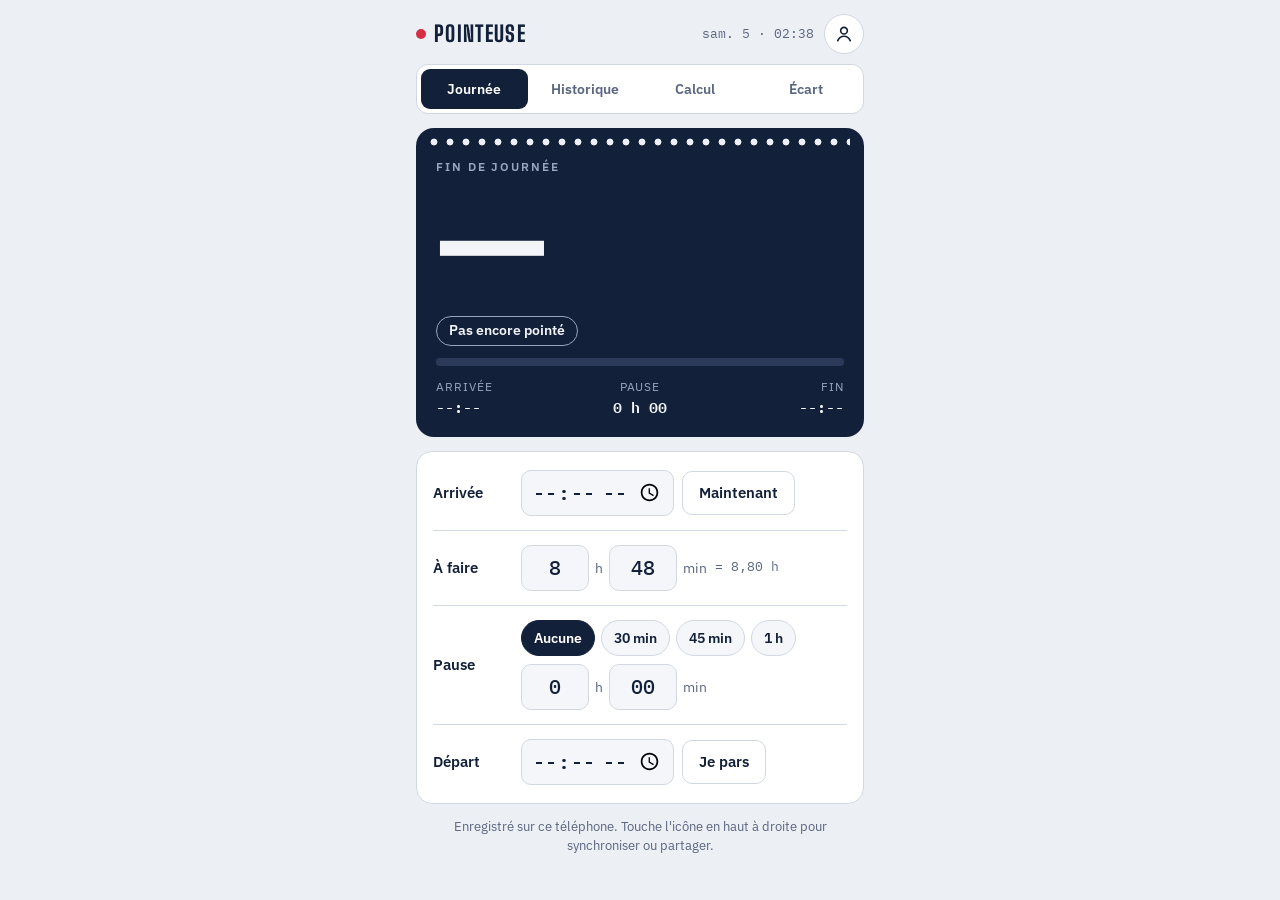
<file: index.html>
<!doctype html>
<html lang="fr">
<head>
<meta charset="utf-8">
<meta name="viewport" content="width=device-width, initial-scale=1, viewport-fit=cover">
<meta name="apple-mobile-web-app-capable" content="yes">
<meta name="mobile-web-app-capable" content="yes">
<meta name="apple-mobile-web-app-status-bar-style" content="black-translucent">
<meta name="apple-mobile-web-app-title" content="Pointeuse">
<meta name="theme-color" content="#13203A" media="(prefers-color-scheme: light)">
<meta name="theme-color" content="#0C1322" media="(prefers-color-scheme: dark)">
<link rel="apple-touch-icon" href="icon-180.png">
<link rel="icon" type="image/png" href="icon-180.png">
<link rel="manifest" href="manifest.webmanifest">
<title>Pointeuse de poche</title>
<script>
// Ancien lien de partage (?suivre=CODE) : redirige vers la page de suivi
(function () { var c = new URLSearchParams(location.search).get('suivre'); if (c) location.replace('suivi.html?c=' + encodeURIComponent(c)); })();
</script>
<link rel="preconnect" href="https://fonts.googleapis.com">
<link rel="preconnect" href="https://fonts.gstatic.com" crossorigin>
<link rel="stylesheet" href="https://fonts.googleapis.com/css2?family=Big+Shoulders+Display:wght@700;800&family=IBM+Plex+Mono:wght@500;600&family=IBM+Plex+Sans:wght@400;500;600&display=swap">
<link rel="stylesheet" href="style.css">
</head>
<body>
<div class="wrap">
  <header class="top">
    <div class="brand">
      <b>Pointeuse</b>
      <div class="brand-r">
        <span class="clock" id="clock"></span>
        <button type="button" class="acct" id="acctBtn" aria-pressed="false" aria-label="Compte et partage" title="Compte et partage">
          <svg viewBox="0 0 24 24" width="20" height="20" aria-hidden="true"><circle cx="12" cy="8" r="4" fill="none" stroke="currentColor" stroke-width="2"/><path d="M4.5 20c1.5-3.5 4.4-5.3 7.5-5.3s6 1.8 7.5 5.3" fill="none" stroke="currentColor" stroke-width="2" stroke-linecap="round"/></svg>
          <span class="dot" id="acctDot" hidden></span>
        </button>
      </div>
    </div>
    <nav class="tabs" role="tablist" aria-label="Outils">
      <button type="button" role="tab" id="tab-jour" data-p="jour" aria-controls="p-jour" aria-selected="true">Journée</button>
      <button type="button" role="tab" id="tab-hist" data-p="hist" aria-controls="p-hist" aria-selected="false">Historique</button>
      <button type="button" role="tab" id="tab-calcul" data-p="calcul" aria-controls="p-calcul" aria-selected="false">Calcul</button>
      <button type="button" role="tab" id="tab-ecart" data-p="ecart" aria-controls="p-ecart" aria-selected="false">Écart</button>
    </nav>
  </header>

  <!-- JOURNÉE -->
  <section class="panel" id="p-jour" role="tabpanel" aria-labelledby="tab-jour">
    <div class="ticket" aria-live="polite">
      <div class="t-label">Fin de journée</div>
      <div class="t-time"><span id="endTime">—</span><sup id="endDay" hidden>+1 j</sup></div>
      <span class="chip" id="status">—</span>
      <div class="track" aria-hidden="true"><div class="fill" id="fill"></div></div>
      <div class="t-ends">
        <span>Arrivée<b id="tArr">--:--</b></span>
        <span>Pause<b id="tPause">0 h 00</b></span>
        <span>Fin<b id="tEnd">--:--</b></span>
      </div>
    </div>

    <div class="card">
      <div class="row">
        <label for="arr">Arrivée</label>
        <div class="ctl">
          <input type="time" id="arr">
          <button type="button" class="btn ghost" id="arrNow">Maintenant</button>
        </div>
      </div>
      <div class="row">
        <label for="tH">À faire</label>
        <div class="ctl">
          <span class="dur">
            <input id="tH" inputmode="numeric" pattern="[0-9]*" maxlength="2" aria-label="Heures à faire"><span class="u">h</span>
            <input id="tM" inputmode="numeric" pattern="[0-9]*" maxlength="2" aria-label="Minutes à faire"><span class="u">min</span>
          </span>
          <span class="hint" id="tCent"></span>
        </div>
      </div>
      <div class="row">
        <label for="pH">Pause</label>
        <div class="ctl col">
          <div class="chips" id="pChips">
            <button type="button" data-m="0" aria-pressed="false">Aucune</button>
            <button type="button" data-m="30" aria-pressed="false">30 min</button>
            <button type="button" data-m="45" aria-pressed="false">45 min</button>
            <button type="button" data-m="60" aria-pressed="false">1 h</button>
          </div>
          <span class="dur">
            <input id="pH" inputmode="numeric" pattern="[0-9]*" maxlength="2" aria-label="Heures de pause"><span class="u">h</span>
            <input id="pM" inputmode="numeric" pattern="[0-9]*" maxlength="3" aria-label="Minutes de pause"><span class="u">min</span>
          </span>
        </div>
      </div>
      <div class="row">
        <label for="dep">Départ</label>
        <div class="ctl">
          <input type="time" id="dep">
          <button type="button" class="btn ghost" id="depNow">Je pars</button>
          <button type="button" class="btn ghost" id="depClr" hidden>Effacer</button>
        </div>
      </div>
    </div>
    <p class="note" id="syncNote"></p>
  </section>

  <!-- HISTORIQUE -->
  <section class="panel" id="p-hist" role="tabpanel" aria-labelledby="tab-hist" hidden>
    <div class="card monthbar">
      <button type="button" id="mPrev" aria-label="Mois précédent">‹</button>
      <h2 id="mLabel">—</h2>
      <button type="button" id="mNext" aria-label="Mois suivant">›</button>
    </div>
    <div class="tiles" id="mTiles"></div>
    <p class="note" id="mNote"></p>
    <div class="card hlist" id="hList"></div>
    <div class="actions"><button type="button" class="btn ghost" id="hAdd">+ Ajouter un jour</button></div>
  </section>

  <!-- CALCUL -->
  <section class="panel" id="p-calcul" role="tabpanel" aria-labelledby="tab-calcul" hidden>
    <div class="card pad">
      <div id="rows"></div>
      <div class="actions"><button type="button" class="btn ghost" id="addRow">+ Ajouter une ligne</button></div>
    </div>
    <div class="ticket" aria-live="polite">
      <div class="t-label">Total</div>
      <div class="t-time sm" id="sumTime">00:00</div>
      <div class="t-sub" id="sumWords"></div>
    </div>
    <div class="actions">
      <button type="button" class="btn" id="sumToFirst">Total → ligne 1</button>
      <button type="button" class="btn ghost" id="clearRows">Effacer</button>
    </div>
  </section>

  <!-- ÉCART -->
  <section class="panel" id="p-ecart" role="tabpanel" aria-labelledby="tab-ecart" hidden>
    <div class="card">
      <div class="row">
        <label for="eFrom">De</label>
        <div class="ctl"><input type="time" id="eFrom"></div>
      </div>
      <div class="row">
        <label for="eTo">À</label>
        <div class="ctl">
          <input type="time" id="eTo">
          <button type="button" class="btn ghost" id="eNow">Maintenant</button>
        </div>
      </div>
      <div class="row">
        <label for="eH">Pause</label>
        <div class="ctl">
          <span class="dur">
            <input id="eH" inputmode="numeric" pattern="[0-9]*" maxlength="2" aria-label="Heures de pause"><span class="u">h</span>
            <input id="eM" inputmode="numeric" pattern="[0-9]*" maxlength="3" aria-label="Minutes de pause"><span class="u">min</span>
          </span>
        </div>
      </div>
    </div>
    <div class="ticket" aria-live="polite">
      <div class="t-label">Temps travaillé</div>
      <div class="t-time sm" id="eRes">--:--</div>
      <div class="t-sub" id="eSub"></div>
      <span class="chip" id="eSolde">—</span>
    </div>
    <div class="actions"><button type="button" class="btn ghost" id="eReset">Reprendre ma journée</button></div>
  </section>

  <!-- COMPTE ET PARTAGE -->
  <section class="panel" id="p-compte" aria-label="Compte et partage" hidden>
    <button type="button" class="back" id="backBtn">‹ Retour</button>

    <div class="card" id="accountNone">
      <div class="sect">
        <h2>Partager ma journée</h2>
        <p>Crée ton compte pour synchroniser tes appareils et envoyer un lien de suivi en direct : heure de badge, fin prévue, départ, historique et solde du mois.</p>
        <div class="callout warn">À faire une seule fois. Sur iPhone, Safari et l'app installée sur l'écran d'accueil ne partagent pas leurs données : si tu as déjà un compte ailleurs, connecte-toi plus bas avec ton code de synchro. Sinon, ton lien de suivi ne montrera pas ce que tu badges ici.</div>
        <form class="inline" id="createForm" autocomplete="off">
          <input class="txt" id="createName" maxlength="40" placeholder="Ton prénom" autocapitalize="words" aria-label="Ton prénom, visible sur la page de suivi">
          <button type="submit" class="btn" id="createBtn">Créer</button>
        </form>
      </div>
      <div class="sect">
        <h2>J'ai déjà un code de synchro</h2>
        <form class="inline" id="linkForm" autocomplete="off">
          <input class="txt code" id="linkCode" maxlength="12" placeholder="Code de synchro" autocapitalize="characters" autocorrect="off" spellcheck="false" aria-label="Code de synchro">
          <button type="submit" class="btn ghost" id="linkBtn">Connecter</button>
        </form>
      </div>
      <p class="msg" id="accountMsg" role="status" style="padding-bottom:14px"></p>
    </div>

    <div class="card" id="accountSome" hidden>
      <div class="sect">
        <h2>Lien de suivi</h2>
        <p>La personne qui l'ouvre voit ta journée en direct, ton historique et ton solde du mois. Elle ne peut rien modifier et n'a pas accès au pointage.</p>
        <div class="actions">
          <button type="button" class="btn" id="shareSend">Envoyer le lien</button>
          <button type="button" class="btn ghost" id="shareCopy">Copier le lien</button>
          <a class="btn ghost" id="sharePreview" href="suivi.html" target="_blank" rel="noopener">Voir la page</a>
        </div>
        <p>Code de partage : <output class="hint" id="shareCode">--------</output></p>
      </div>
      <div class="sect">
        <h2>Code de synchro</h2>
        <div class="codebox"><output id="syncCode">••••••••</output></div>
        <div class="callout" id="syncCallout" hidden>Note ce code. Il te permet de retrouver ta journée et ton historique sur un autre appareil.</div>
        <p>À garder pour toi : il donne le droit de modifier ton pointage. Saisis-le sur ton autre téléphone dans « J'ai déjà un code de synchro ».</p>
        <div class="actions">
          <button type="button" class="btn ghost" id="syncShow">Afficher</button>
          <button type="button" class="btn ghost" id="syncCopy">Copier</button>
        </div>
      </div>
      <div class="sect">
        <h2>Prénom affiché</h2>
        <input class="txt" id="accName" maxlength="40" autocapitalize="words" aria-label="Prénom affiché sur la page de suivi">
      </div>
      <div class="sect">
        <h2>Sécurité</h2>
        <div class="actions">
          <button type="button" class="btn ghost" id="shareRenew">Nouveau lien de suivi</button>
          <button type="button" class="btn ghost" id="unlink">Déconnecter cet appareil</button>
          <button type="button" class="btn danger" id="delAcc">Supprimer mon compte</button>
        </div>
        <p>Un nouveau lien coupe l'accès à ceux qui avaient l'ancien. Supprimer le compte efface aussi l'historique en ligne.</p>
      </div>
      <p class="msg" id="accountMsg2" role="status" style="padding-bottom:14px"></p>
    </div>
  </section>
</div>

<script src="commun.js"></script>
<script>
(() => {
  const { pad, ymd, today, nowMin, toClock, parseT, dur, hhmm, cent, words, norm, esc, tsFrom, clockOf, msg, rpc, isUnknown, netMsg, copy, confirmBtn } = P;
  const S = P.store('pdp.');
  const POLL_MS = 20000;
  const $ = id => document.getElementById(id);
  const int = el => { const v = parseInt(String(el.value).replace(/\D/g, ''), 10); return isNaN(v) ? 0 : v; };
  const setDur = (h, m, v) => { h.value = Math.floor(v / 60); m.value = pad(v % 60); };
  const digits = el => { const c = el.value.replace(/\D/g, '').slice(0, el.maxLength > 0 ? el.maxLength : 3); if (c !== el.value) el.value = c; };
  const durOf = (h, m) => int(h) * 60 + int(m);
  const normDur = (h, m) => setDur(h, m, durOf(h, m));

  /* ---------- Horloge ---------- */
  const tickClock = () => {
    const d = new Date();
    $('clock').textContent = d.toLocaleDateString('fr-FR', { weekday: 'short', day: 'numeric' }) + ' · ' + toClock(nowMin());
  };

  /* ---------- État : journée en cours + historique local ---------- */
  const arr = $('arr'), dep = $('dep'), tH = $('tH'), tM = $('tM'), pH = $('pH'), pM = $('pM');
  setDur(tH, tM, S.get('target', 528));
  setDur(pH, pM, S.get('pause', 0));

  let day = S.get('day', null);
  if (!day) { const old = S.get('arr', null); if (old && old.v) day = { d: old.d, arr: old.v, dep: '' }; }
  if (!day || typeof day.d !== 'string') day = { d: today(), arr: '', dep: '' };
  const saveDay = () => S.set('day', day);
  const showDay = () => { arr.value = day.arr || ''; dep.value = day.dep || ''; };

  let hist = S.get('hist', {});            // 'AAAA-MM-JJ' -> { arr, dep, target, pause }
  if (!hist || typeof hist !== 'object') hist = {};
  let pending = S.get('histPending', {});  // 'AAAA-MM-JJ' -> n° de modification à envoyer
  if (!pending || typeof pending !== 'object') pending = {};
  let pendSeq = 0;
  const saveHist = () => S.set('hist', hist);
  const savePending = () => S.set('histPending', pending);

  function etatLocal() {
    const e = { d: day.d, target: durOf(tH, tM), pause: durOf(pH, pM) };
    if (day.arr && parseT(day.arr) != null) {
      e.arr = tsFrom(day.d, day.arr);
      if (day.dep && parseT(day.dep) != null) e.dep = tsFrom(day.d, day.dep, e.arr);
    }
    return e;
  }
  // La journée en cours est recopiée dans l'historique
  function mirrorDay() {
    const e = etatLocal();
    if (e.arr != null) hist[day.d] = { arr: e.arr, dep: e.dep != null ? e.dep : null, target: e.target, pause: e.pause };
    else delete hist[day.d];
    saveHist();
  }

  // Change de jour : à l'ouverture, ou quand la journée précédente est finie depuis un moment
  function rollDay() {
    if (day.d === today()) return false;
    if (day.arr) {
      const a = tsFrom(day.d, day.arr), end = a + (durOf(tH, tM) + durOf(pH, pM)) * 60000;
      if (!day.dep && Date.now() < end + 4 * 3600e3) return false;
      if (day.dep && Date.now() < tsFrom(day.d, day.dep, a) + 3600e3) return false;
    }
    day = { d: today(), arr: '', dep: '' }; saveDay(); showDay(); markDirty();
    return true;
  }

  const chips = [...document.querySelectorAll('#pChips button')];

  function calcJour() {
    const a = parseT(day.arr), t = durOf(tH, tM), p = durOf(pH, pM), dp = parseT(day.dep);
    $('tCent').textContent = '= ' + cent(t);
    $('tPause').textContent = dur(p);
    chips.forEach(c => c.setAttribute('aria-pressed', String(+c.dataset.m === p)));
    $('depClr').hidden = !day.dep; $('depNow').hidden = !!day.dep;
    const st = $('status'), fill = $('fill');
    if (a == null) {
      $('endTime').textContent = '—'; $('tEnd').textContent = '--:--'; $('tArr').textContent = '--:--';
      $('endDay').hidden = true; st.textContent = 'Pas encore pointé'; st.className = 'chip'; fill.style.width = '0'; fill.classList.remove('done'); return;
    }
    const end = a + t + p, dd = Math.floor(end / 1440);
    $('endTime').textContent = toClock(end);
    $('endDay').hidden = dd < 1; $('endDay').textContent = '+' + dd + ' j';
    $('tArr').textContent = toClock(a); $('tEnd').textContent = toClock(end);
    const span = end - a; let cls, frac;
    if (dp != null) {
      let d2 = dp; if (d2 < a) d2 += 1440;
      const diff = d2 - end;
      st.textContent = 'Parti à ' + toClock(d2) + ' · ' + P.sdur(diff);
      cls = diff >= 0 ? 'done' : 'over'; frac = span > 0 ? (d2 - a) / span : 1;
    } else {
      let n = nowMin(); if (day.d !== today()) n += 1440; else if (n < a && end > 1440) n += 1440;
      if (n < a) { st.textContent = 'Début dans ' + dur(a - n); cls = ''; frac = 0; }
      else if (n < end) { st.textContent = 'Reste ' + dur(end - n); cls = 'run'; frac = span > 0 ? (n - a) / span : 1; }
      else { st.textContent = 'Terminé · +' + dur(n - end); cls = 'done'; frac = 1; }
    }
    st.className = 'chip ' + cls;
    fill.style.width = (Math.min(1, Math.max(0, frac)) * 100).toFixed(1) + '%';
    fill.classList.toggle('done', cls === 'done');
  }

  const changedDay = () => { saveDay(); mirrorDay(); calcJour(); syncEcart(); renderHist(); markDirty(); };
  arr.addEventListener('input', () => { day.arr = arr.value; changedDay(); });
  $('arrNow').addEventListener('click', () => { if (day.d !== today()) day = { d: today(), arr: '', dep: '' }; day.arr = toClock(nowMin()); day.dep = ''; showDay(); changedDay(); });
  dep.addEventListener('input', () => { day.dep = dep.value; changedDay(); });
  $('depNow').addEventListener('click', () => { day.dep = toClock(nowMin()); showDay(); changedDay(); });
  $('depClr').addEventListener('click', () => { day.dep = ''; showDay(); changedDay(); });
  [tH, tM].forEach(el => {
    el.addEventListener('input', () => { digits(el); S.set('target', durOf(tH, tM)); mirrorDay(); calcJour(); calcEcart(); markDirty(); });
    el.addEventListener('blur', () => normDur(tH, tM));
  });
  [pH, pM].forEach(el => {
    el.addEventListener('input', () => { digits(el); S.set('pause', durOf(pH, pM)); mirrorDay(); calcJour(); syncEcart(); markDirty(); });
    el.addEventListener('blur', () => normDur(pH, pM));
  });
  chips.forEach(c => c.addEventListener('click', () => {
    setDur(pH, pM, +c.dataset.m); S.set('pause', +c.dataset.m); mirrorDay(); calcJour(); syncEcart(); markDirty();
  }));

  /* ---------- Synchro ---------- */
  let compte = S.get('compte', null);
  if (compte && (!compte.sync || !compte.share)) compte = null;
  let dirty = !!S.get('dirty', false), lastMaj = +S.get('maj', 0) || 0, ver = 0, pushTimer = null, pendTimer = null;
  let syncState = compte ? 'idle' : 'off', syncVisible = false;
  const saveCompte = () => { if (compte) S.set('compte', compte); else S.del('compte'); };

  function setSync(s) { syncState = s; renderSyncNote(); }
  function renderSyncNote() {
    const n = $('syncNote'), dot = $('acctDot');
    dot.hidden = !compte; dot.className = 'dot' + (syncState === 'offline' || syncState === 'unknown' ? ' warn' : '');
    if (!compte) { n.textContent = 'Enregistré sur ce téléphone. Touche l\'icône en haut à droite pour synchroniser ou partager.'; return; }
    n.textContent = {
      idle: 'Synchronisation…', envoi: 'Envoi…', ok: 'Synchronisé · suivi en direct actif',
      offline: 'Hors ligne : la synchro reprendra toute seule.',
      unknown: 'Ce code de synchro n\'existe plus. Reconnecte-toi via l\'icône en haut à droite.'
    }[syncState] || '';
  }

  function markDirty() {
    if (!compte) return;
    dirty = true; ver++; S.set('dirty', true);
    clearTimeout(pushTimer); pushTimer = setTimeout(push, 700);
  }
  async function push() {
    if (!compte || !dirty) return;
    const v = ver;
    setSync('envoi');
    try {
      const maj = await rpc('pointeuse_ecrire', { p_code: compte.sync, p_nom: compte.nom || '', p_etat: etatLocal() });
      lastMaj = Math.max(lastMaj, Date.parse(maj) || Date.now()); S.set('maj', lastMaj);
      if (v === ver) { dirty = false; S.set('dirty', false); }
      setSync('ok');
    } catch (e) { setSync(isUnknown(e) ? 'unknown' : 'offline'); }
  }
  function markPending(d) {
    pending[d] = ++pendSeq + Date.now(); savePending();
    if (!compte) return;
    clearTimeout(pendTimer); pendTimer = setTimeout(pushPending, 500);
  }
  async function pushPending() {
    if (!compte) return;
    const snap = Object.assign({}, pending), dates = Object.keys(snap);
    if (!dates.length) return;
    const payload = dates.slice(0, 400).map(d => hist[d] ? Object.assign({ jour: d }, hist[d]) : { jour: d, del: true });
    try {
      const maj = await rpc('pointeuse_jours_ecrire', { p_code: compte.sync, p_jours: payload });
      lastMaj = Math.max(lastMaj, Date.parse(maj) || Date.now()); S.set('maj', lastMaj);
      payload.forEach(x => { if (pending[x.jour] === snap[x.jour]) delete pending[x.jour]; });
      savePending(); setSync('ok');
      if (Object.keys(pending).length) pushPending();
    } catch (e) { setSync(isUnknown(e) ? 'unknown' : 'offline'); }
  }

  function applyEtat(e) {
    e = e || {};
    if (typeof e.target === 'number') { setDur(tH, tM, e.target); S.set('target', e.target); }
    if (typeof e.pause === 'number') { setDur(pH, pM, e.pause); S.set('pause', e.pause); }
    const recent = typeof e.arr === 'number' && Date.now() - e.arr < P.LIVE_MS && e.arr - Date.now() < 12 * 3600e3;
    if (recent) day = { d: typeof e.d === 'string' ? e.d : ymd(new Date(e.arr)), arr: clockOf(e.arr), dep: typeof e.dep === 'number' ? clockOf(e.dep) : '' };
    else if (e.d === today()) day = { d: today(), arr: '', dep: '' };
    else if (day.d === today() && day.arr) { dirty = true; ver++; }
    saveDay(); showDay(); mirrorDay(); calcJour(); syncEcart();
  }
  async function pull() {
    if (!compte) return;
    if (Object.keys(pending).length) pushPending();
    if (dirty) { push(); return; }
    try {
      const rows = await rpc('pointeuse_lire', { p_code: compte.sync });
      if (!rows || !rows.length) { setSync('unknown'); return; }
      const r = rows[0], m = Date.parse(r.maj) || 0;
      if (r.code_partage) compte.share = r.code_partage;
      if (typeof r.nom === 'string' && document.activeElement !== $('accName')) compte.nom = r.nom;
      saveCompte();
      if (m > lastMaj) {
        applyEtat(r.etat); lastMaj = m; S.set('maj', m);
        if (dirty) push();
        pullHist(viewMonth);
      }
      setSync(dirty ? 'envoi' : 'ok'); renderCompte();
    } catch (e) { setSync(isUnknown(e) ? 'unknown' : 'offline'); }
  }

  /* ---------- Historique ---------- */
  let viewMonth = today().slice(0, 7), editing = null;
  const loadedMonths = {};

  async function pullHist(ym) {
    if (!compte) return;
    const [de, a] = P.monthRange(ym);
    try {
      const rows = await rpc('pointeuse_historique', { p_code: compte.sync, p_de: de, p_a: a }) || [];
      const server = {}; rows.forEach(r => { server[r.jour] = r; });
      Object.keys(hist).forEach(d => { if (d >= de && d <= a && !pending[d] && d !== day.d && !server[d]) delete hist[d]; });
      Object.keys(server).forEach(d => {
        if (pending[d] || d === day.d) return;
        const r = server[d];
        hist[d] = { arr: r.arr, dep: r.dep != null ? r.dep : null, target: r.target, pause: r.pause };
      });
      saveHist(); loadedMonths[ym] = true; renderHist();
    } catch (e) {}
  }

  function monthList(ym) {
    return Object.keys(hist).filter(d => d.slice(0, 7) === ym).sort().reverse()
      .map(d => Object.assign({ jour: d }, hist[d]));
  }

  function editorHTML(d) {
    const isNew = d === 'new', j = isNew ? null : hist[d];
    const arrV = j ? clockOf(j.arr) : '', depV = j && j.dep != null ? clockOf(j.dep) : '';
    const tg = j ? j.target : durOf(tH, tM), pz = j ? j.pause : durOf(pH, pM);
    const t = today(), y = new Date(); y.setDate(y.getDate() - 1);
    const defDate = hist[t] ? ymd(y) : t;
    return `<form class="hedit" id="hEdit" novalidate>
      ${isNew ? `<div class="row"><label for="hDate">Date</label><div class="ctl"><input type="date" id="hDate" max="${t}" value="${defDate}"></div></div>` : ''}
      <div class="row"><label for="hArr">Arrivée</label><div class="ctl"><input type="time" id="hArr" value="${arrV}"></div></div>
      <div class="row"><label for="hDep">Départ</label><div class="ctl"><input type="time" id="hDep" value="${depV}"></div></div>
      <div class="row"><label for="hPH">Pause</label><div class="ctl"><span class="dur">
        <input id="hPH" inputmode="numeric" pattern="[0-9]*" maxlength="2" value="${Math.floor(pz / 60)}" aria-label="Heures de pause"><span class="u">h</span>
        <input id="hPM" inputmode="numeric" pattern="[0-9]*" maxlength="3" value="${pad(pz % 60)}" aria-label="Minutes de pause"><span class="u">min</span></span></div></div>
      <div class="row"><label for="hTH">Objectif</label><div class="ctl"><span class="dur">
        <input id="hTH" inputmode="numeric" pattern="[0-9]*" maxlength="2" value="${Math.floor(tg / 60)}" aria-label="Heures à faire"><span class="u">h</span>
        <input id="hTM" inputmode="numeric" pattern="[0-9]*" maxlength="2" value="${pad(tg % 60)}" aria-label="Minutes à faire"><span class="u">min</span></span></div></div>
      <p class="msg" id="hMsg" role="status"></p>
      <div class="actions">
        <button type="submit" class="btn">Enregistrer</button>
        <button type="button" class="btn ghost" data-act="cancel">Annuler</button>
        ${isNew ? '' : '<button type="button" class="btn danger" data-act="del">Supprimer</button>'}
      </div>
    </form>`;
  }

  function renderHist(force) {
    if (editing && !force) return;
    const now = Date.now(), cur = today().slice(0, 7);
    $('mLabel').textContent = P.monthLabel(viewMonth);
    $('mNext').disabled = viewMonth >= cur;
    const list = monthList(viewMonth), st = P.stats(list, now);
    $('mTiles').innerHTML = P.tilesHTML(st);
    $('mNote').textContent = P.statsNote(st);
    let html = '';
    if (editing === 'new') html += editorHTML('new');
    list.forEach(j => {
      html += P.rowHTML(j, now, true, editing === j.jour);
      if (editing === j.jour) html += editorHTML(j.jour);
    });
    if (!list.length && editing !== 'new') html = '<p class="hempty">Aucun jour badgé ce mois-ci.</p>';
    $('hList').innerHTML = html;
    $('hAdd').hidden = editing === 'new';
  }

  function saveEdit() {
    const isNew = editing === 'new', m = $('hMsg');
    const d = isNew ? $('hDate').value : editing;
    const a = $('hArr').value, dp = $('hDep').value;
    if (!/^\d{4}-\d{2}-\d{2}$/.test(d || '')) { msg(m, 'Choisis une date.', 'err'); return; }
    if (d > today()) { msg(m, 'Impossible de badger un jour à venir.', 'err'); return; }
    if (parseT(a) == null) { msg(m, 'Indique l\'heure d\'arrivée.', 'err'); return; }
    if (isNew && hist[d]) { msg(m, 'Ce jour existe déjà : touche-le dans la liste pour le modifier.', 'err'); return; }
    const target = durOf($('hTH'), $('hTM')), pause = durOf($('hPH'), $('hPM'));
    const at = tsFrom(d, a), dt = parseT(dp) != null ? tsFrom(d, dp, at) : null;
    if (d === day.d) {
      day.arr = a; day.dep = dt != null ? dp : '';
      setDur(tH, tM, target); S.set('target', target); setDur(pH, pM, pause); S.set('pause', pause);
      showDay(); editing = null; changedDay();
    } else {
      hist[d] = { arr: at, dep: dt, target, pause }; saveHist(); markPending(d);
      editing = null;
    }
    viewMonth = d.slice(0, 7); renderHist(true);
  }
  function deleteEdit(d) {
    if (d === day.d) { day.arr = ''; day.dep = ''; showDay(); editing = null; changedDay(); }
    else { delete hist[d]; saveHist(); markPending(d); editing = null; }
    renderHist(true);
  }

  $('hList').addEventListener('click', e => {
    const row = e.target.closest('button.hrow');
    if (row) { editing = editing === row.dataset.d ? null : row.dataset.d; renderHist(true); return; }
    const b = e.target.closest('[data-act]'); if (!b) return;
    if (b.dataset.act === 'cancel') { editing = null; renderHist(true); }
    if (b.dataset.act === 'del') { const d = editing; confirmBtn(b, () => deleteEdit(d), 'Confirmer'); }
  });
  $('hList').addEventListener('submit', e => { e.preventDefault(); saveEdit(); });
  $('hList').addEventListener('input', e => { if (e.target.matches('.dur input')) digits(e.target); });
  $('hAdd').addEventListener('click', () => { editing = 'new'; renderHist(true); const el = $('hArr'); if (el) el.focus(); });
  $('mPrev').addEventListener('click', () => { editing = null; viewMonth = P.shiftMonth(viewMonth, -1); renderHist(true); if (!loadedMonths[viewMonth]) pullHist(viewMonth); });
  $('mNext').addEventListener('click', () => { editing = null; viewMonth = P.shiftMonth(viewMonth, 1); renderHist(true); if (!loadedMonths[viewMonth]) pullHist(viewMonth); });

  /* ---------- Compte et partage ---------- */
  const suiviLink = () => location.origin + location.pathname.replace(/[^/]*$/, '') + 'suivi.html?c=' + encodeURIComponent(compte.share);
  function renderCompte() {
    $('accountNone').hidden = !!compte; $('accountSome').hidden = !compte;
    if (compte) {
      $('shareCode').textContent = compte.share;
      $('sharePreview').href = suiviLink();
      $('syncCode').textContent = syncVisible ? compte.sync : '••••••••';
      $('syncShow').textContent = syncVisible ? 'Masquer' : 'Afficher';
      if (document.activeElement !== $('accName')) $('accName').value = compte.nom || '';
    }
    renderSyncNote();
  }

  $('createForm').addEventListener('submit', async e => {
    e.preventDefault();
    const nom = $('createName').value.trim(), m = $('accountMsg'), b = $('createBtn');
    if (!nom) { msg(m, 'Indique ton prénom : il s\'affiche sur la page de suivi.', 'err'); $('createName').focus(); return; }
    b.disabled = true; msg(m, 'Création…');
    try {
      const rows = await rpc('pointeuse_creer', { p_nom: nom, p_etat: etatLocal() });
      const r = rows[0];
      compte = { sync: r.code_synchro, share: r.code_partage, nom };
      saveCompte(); lastMaj = Date.parse(r.maj) || Date.now(); S.set('maj', lastMaj); dirty = false; S.set('dirty', false);
      Object.keys(hist).forEach(d => { if (d !== day.d) pending[d] = ++pendSeq; }); savePending(); pushPending();
      syncVisible = true; $('syncCallout').hidden = false;
      msg(m, ''); setSync('ok'); renderCompte();
    } catch (err) { msg(m, netMsg(err), 'err'); }
    b.disabled = false;
  });

  $('linkForm').addEventListener('submit', async e => {
    e.preventDefault();
    const code = norm($('linkCode').value), m = $('accountMsg'), b = $('linkBtn');
    if (code.length !== 8) { msg(m, 'Un code de synchro fait 8 caractères.', 'err'); return; }
    b.disabled = true; msg(m, 'Connexion…');
    try {
      const rows = await rpc('pointeuse_lire', { p_code: code });
      if (!rows || !rows.length) { msg(m, 'Code de synchro inconnu. Vérifie les symboles.', 'err'); }
      else {
        const r = rows[0];
        compte = { sync: code, share: r.code_partage, nom: r.nom || '' };
        saveCompte(); dirty = false; S.set('dirty', false);
        hist = {}; pending = {}; saveHist(); savePending(); Object.keys(loadedMonths).forEach(k => delete loadedMonths[k]);
        applyEtat(r.etat); lastMaj = Date.parse(r.maj) || Date.now(); S.set('maj', lastMaj);
        $('linkCode').value = ''; msg(m, ''); setSync('ok'); renderCompte();
        if (dirty) push();
        pullHist(viewMonth);
      }
    } catch (err) { msg(m, netMsg(err), 'err'); }
    b.disabled = false;
  });

  $('syncShow').addEventListener('click', () => { syncVisible = !syncVisible; renderCompte(); });
  $('syncCopy').addEventListener('click', async () => {
    const ok = await copy(compte.sync, $('syncCode'));
    msg($('accountMsg2'), ok ? 'Code de synchro copié.' : 'Copie impossible : le code est sélectionné, copie-le à la main.', ok ? 'ok' : '');
  });
  $('shareCopy').addEventListener('click', async () => {
    const ok = await copy(suiviLink());
    msg($('accountMsg2'), ok ? 'Lien de suivi copié.' : 'Copie impossible ici. Utilise « Envoyer le lien ».', ok ? 'ok' : 'err');
  });
  $('shareSend').addEventListener('click', async () => {
    const text = 'Suis ma journée en direct (badge, fin prévue, départ, solde du mois) :';
    if (navigator.share) {
      try { await navigator.share({ title: 'Suivi de ' + (compte.nom || 'ma journée'), text, url: suiviLink() }); return; }
      catch (e) { if (e && e.name === 'AbortError') return; }
    }
    const ok = await copy(text + ' ' + suiviLink());
    msg($('accountMsg2'), ok ? 'Lien copié. Colle-le dans un message.' : 'Partage impossible ici. Utilise « Voir la page » et partage son adresse.', ok ? 'ok' : 'err');
  });
  $('accName').addEventListener('change', () => {
    const v = $('accName').value.trim().slice(0, 40);
    if (!v) { $('accName').value = compte.nom || ''; return; }
    compte.nom = v; saveCompte(); markDirty();
    msg($('accountMsg2'), 'Prénom mis à jour.', 'ok');
  });
  $('shareRenew').addEventListener('click', e => confirmBtn(e.currentTarget, async () => {
    const m = $('accountMsg2');
    try { const sh = await rpc('pointeuse_nouveau_partage', { p_code: compte.sync }); compte.share = sh; saveCompte(); renderCompte(); msg(m, 'Nouveau lien créé. L\'ancien ne fonctionne plus : envoie le nouveau.', 'ok'); }
    catch (err) { msg(m, isUnknown(err) ? 'Code de synchro inconnu.' : netMsg(err), 'err'); }
  }, 'Confirmer le changement'));
  const forget = text => {
    compte = null; saveCompte(); S.del('dirty'); S.del('maj'); S.del('histPending'); pending = {}; dirty = false; lastMaj = 0; syncVisible = false; $('syncCallout').hidden = true;
    setSync('off'); renderCompte(); msg($('accountMsg'), text, 'ok');
  };
  $('unlink').addEventListener('click', e => confirmBtn(e.currentTarget, () => forget('Appareil déconnecté. Ta journée et ton historique restent sur ce téléphone.'), 'Confirmer la déconnexion'));
  $('delAcc').addEventListener('click', e => confirmBtn(e.currentTarget, async () => {
    try { await rpc('pointeuse_supprimer', { p_code: compte.sync }); forget('Compte supprimé. Le lien de suivi ne fonctionne plus.'); }
    catch (err) { msg($('accountMsg2'), netMsg(err), 'err'); }
  }, 'Supprimer définitivement'));

  /* ---------- Calcul ---------- */
  const rowsEl = $('rows');
  const blank = () => ({ s: 1, h: '', m: '' });
  let rows = S.get('rows', null);
  if (!Array.isArray(rows) || !rows.length) rows = [blank(), blank()];
  rows = rows.map(r => ({ s: r.s < 0 ? -1 : 1, h: String(r.h || '').replace(/\D/g, '').slice(0, 3), m: String(r.m || '').replace(/\D/g, '').slice(0, 3) }));
  const saveRows = () => S.set('rows', rows);

  function renderRows() {
    rowsEl.innerHTML = rows.map((r, i) => `
      <div class="crow" data-i="${i}">
        <button type="button" class="sign${r.s < 0 ? ' neg' : ''}" data-act="sign" aria-label="Ligne ${i + 1} : ${r.s < 0 ? 'soustraire' : 'ajouter'}, toucher pour inverser">${r.s < 0 ? '−' : '+'}</button>
        <span class="dur">
          <input id="r${i}h" class="h" inputmode="numeric" pattern="[0-9]*" maxlength="3" placeholder="0" value="${r.h}" aria-label="Heures, ligne ${i + 1}"><span class="u">h</span>
          <input id="r${i}m" class="m" inputmode="numeric" pattern="[0-9]*" maxlength="3" placeholder="00" value="${r.m}" aria-label="Minutes, ligne ${i + 1}"><span class="u">min</span>
        </span>
        ${rows.length > 1 ? `<button type="button" class="del" data-act="del" aria-label="Supprimer la ligne ${i + 1}">×</button>` : ''}
      </div>`).join('');
    calcSum();
  }
  const rowMin = r => (parseInt(r.h, 10) || 0) * 60 + (parseInt(r.m, 10) || 0);
  const total = () => rows.reduce((a, r) => a + r.s * rowMin(r), 0);
  function calcSum() {
    const t = total();
    $('sumTime').textContent = hhmm(t);
    $('sumWords').innerHTML = '<b>' + words(t) + '</b> · ' + cent(t).replace('-', '−');
  }
  rowsEl.addEventListener('input', e => {
    const el = e.target; if (el.tagName !== 'INPUT') return;
    digits(el);
    const i = +el.closest('.crow').dataset.i;
    rows[i][el.classList.contains('h') ? 'h' : 'm'] = el.value;
    saveRows(); calcSum();
  });
  rowsEl.addEventListener('focusout', e => {
    const el = e.target; if (el.tagName !== 'INPUT') return;
    const row = el.closest('.crow'), i = +row.dataset.i, r = rows[i];
    if ((parseInt(r.m, 10) || 0) >= 60) {
      const v = rowMin(r); r.h = String(Math.floor(v / 60)).slice(0, 3); r.m = pad(v % 60);
      row.querySelector('.h').value = r.h; row.querySelector('.m').value = r.m; saveRows(); calcSum();
    }
  });
  rowsEl.addEventListener('click', e => {
    const b = e.target.closest('button'); if (!b) return;
    const i = +b.closest('.crow').dataset.i;
    if (b.dataset.act === 'sign') rows[i].s *= -1;
    if (b.dataset.act === 'del') rows.splice(i, 1);
    saveRows(); renderRows();
  });
  $('addRow').addEventListener('click', () => {
    rows.push(blank()); saveRows(); renderRows();
    const el = $('r' + (rows.length - 1) + 'h'); if (el) el.focus();
  });
  $('clearRows').addEventListener('click', () => { rows = [blank(), blank()]; saveRows(); renderRows(); });
  $('sumToFirst').addEventListener('click', () => {
    const t = total(), a = Math.abs(t);
    rows = [{ s: t < 0 ? -1 : 1, h: String(Math.floor(a / 60)).slice(0, 3), m: pad(a % 60) }, blank()];
    saveRows(); renderRows();
    const el = $('r1h'); if (el) el.focus();
  });

  /* ---------- Écart ---------- */
  const eFrom = $('eFrom'), eTo = $('eTo'), eH = $('eH'), eM = $('eM');
  let eTouched = false;
  function fillEcart() {
    eFrom.value = day.arr || ''; eTo.value = day.dep || toClock(nowMin()); setDur(eH, eM, durOf(pH, pM)); calcEcart();
  }
  function syncEcart() { if (!eTouched) fillEcart(); }
  function calcEcart() {
    const a = parseT(eFrom.value), b = parseT(eTo.value), sol = $('eSolde');
    if (a == null || b == null) { $('eRes').textContent = '--:--'; $('eSub').textContent = 'Renseigne les deux heures.'; sol.textContent = '—'; sol.className = 'chip'; return; }
    let d = b - a; const night = d < 0; if (night) d += 1440;
    const p = durOf(eH, eM), w = d - p, t = durOf(tH, tM);
    $('eRes').textContent = hhmm(w);
    $('eSub').innerHTML = (night ? 'Passage de minuit · ' : '') + '<b>' + dur(d) + '</b> de présence' + (p ? ' − ' + dur(p) + ' de pause' : '') + ' · ' + cent(w).replace('-', '−');
    const s = w - t;
    if (s >= 0) { sol.textContent = '+' + dur(s) + ' au-delà de ' + dur(t); sol.className = 'chip good'; }
    else { sol.textContent = 'Il manque ' + dur(-s) + ' pour ' + dur(t); sol.className = 'chip over'; }
  }
  [eFrom, eTo].forEach(el => el.addEventListener('input', () => { eTouched = true; calcEcart(); }));
  [eH, eM].forEach(el => {
    el.addEventListener('input', () => { digits(el); eTouched = true; calcEcart(); });
    el.addEventListener('blur', () => normDur(eH, eM));
  });
  $('eNow').addEventListener('click', () => { eTo.value = toClock(nowMin()); eTouched = true; calcEcart(); });
  $('eReset').addEventListener('click', () => { eTouched = false; fillEcart(); });

  /* ---------- Navigation ---------- */
  const tabs = [...document.querySelectorAll('[role="tab"]')];
  const valid = tabs.map(t => t.dataset.p);
  let lastTab = 'jour';
  function show(p, focus) {
    const isCompte = p === 'compte';
    tabs.forEach(t => {
      const on = t.dataset.p === p;
      t.setAttribute('aria-selected', String(on)); t.tabIndex = on || (isCompte && t.dataset.p === lastTab) ? 0 : -1;
      $('p-' + t.dataset.p).hidden = !on;
      if (on && focus) t.focus();
    });
    $('p-compte').hidden = !isCompte;
    $('acctBtn').setAttribute('aria-pressed', String(isCompte));
    if (!isCompte) { lastTab = p; S.set('tab', p); }
    if (p === 'ecart') syncEcart();
    if (p === 'hist') { renderHist(); if (!loadedMonths[viewMonth]) pullHist(viewMonth); }
    if (isCompte) renderCompte();
  }
  tabs.forEach((t, i) => {
    t.addEventListener('click', () => show(t.dataset.p));
    t.addEventListener('keydown', e => {
      if (e.key !== 'ArrowRight' && e.key !== 'ArrowLeft') return;
      const n = tabs[(i + (e.key === 'ArrowRight' ? 1 : tabs.length - 1)) % tabs.length];
      show(n.dataset.p, true);
    });
  });
  $('acctBtn').addEventListener('click', () => show($('p-compte').hidden ? 'compte' : lastTab));
  $('backBtn').addEventListener('click', () => show(lastTab));

  /* ---------- Démarrage ---------- */
  let first = S.get('tab', 'jour'); if (!valid.includes(first)) first = 'jour';
  rollDay(); showDay(); mirrorDay();
  tickClock(); calcJour(); renderRows(); fillEcart(); renderCompte(); show(first);
  if (compte) { if (Object.keys(pending).length) pushPending(); if (dirty) push(); else pull(); pullHist(viewMonth); }

  const refresh = () => {
    tickClock(); rollDay(); calcJour(); syncEcart();
    if (!$('p-hist').hidden) renderHist();
  };
  setInterval(refresh, 5000);
  setInterval(() => { if (!document.hidden) pull(); }, POLL_MS);
  document.addEventListener('visibilitychange', () => { if (!document.hidden) { refresh(); pull(); } });
  window.addEventListener('online', () => pull());
})();
</script>
<script>
if ('serviceWorker' in navigator) {
  window.addEventListener('load', () => { navigator.serviceWorker.register('./sw.js').catch(() => {}); });
}
</script>
</body>
</html>
</file>
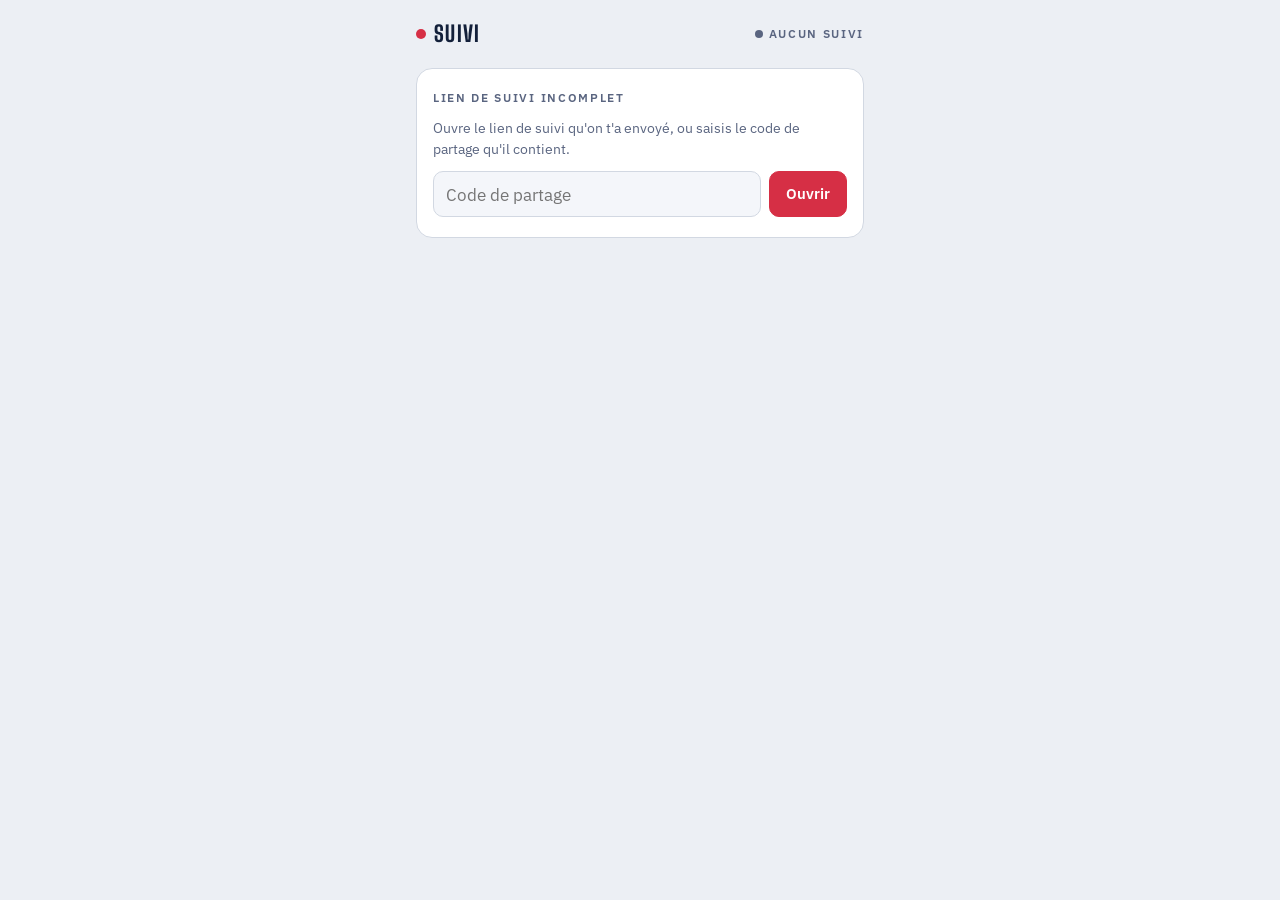
<file: suivi.html>
<!doctype html>
<html lang="fr">
<head>
<meta charset="utf-8">
<meta name="viewport" content="width=device-width, initial-scale=1, viewport-fit=cover">
<meta name="apple-mobile-web-app-capable" content="yes">
<meta name="mobile-web-app-capable" content="yes">
<meta name="apple-mobile-web-app-status-bar-style" content="black-translucent">
<meta name="apple-mobile-web-app-title" content="Suivi">
<meta name="theme-color" content="#13203A" media="(prefers-color-scheme: light)">
<meta name="theme-color" content="#0C1322" media="(prefers-color-scheme: dark)">
<meta name="robots" content="noindex">
<link rel="apple-touch-icon" href="icon-180.png">
<link rel="icon" type="image/png" href="icon-180.png">
<title>Suivi en direct</title>
<link rel="preconnect" href="https://fonts.googleapis.com">
<link rel="preconnect" href="https://fonts.gstatic.com" crossorigin>
<link rel="stylesheet" href="https://fonts.googleapis.com/css2?family=Big+Shoulders+Display:wght@700;800&family=IBM+Plex+Mono:wght@500;600&family=IBM+Plex+Sans:wght@400;500;600&display=swap">
<link rel="stylesheet" href="style.css">
</head>
<body>
<div class="wrap">
  <header class="top">
    <div class="brand"><b>Suivi</b><span class="live off" id="live">Connexion…</span></div>
  </header>

  <!-- Pas de code / code invalide -->
  <div class="card" id="noCode" hidden>
    <div class="sect">
      <h2 id="noCodeTitle">Lien de suivi incomplet</h2>
      <p id="noCodeText">Ouvre le lien de suivi qu'on t'a envoyé, ou saisis le code de partage qu'il contient.</p>
      <form class="inline" id="codeForm" autocomplete="off">
        <input class="txt code" id="codeIn" maxlength="12" placeholder="Code de partage" autocapitalize="characters" autocorrect="off" spellcheck="false" aria-label="Code de partage">
        <button type="submit" class="btn">Ouvrir</button>
      </form>
      <p class="msg" id="codeMsg" role="status"></p>
    </div>
  </div>

  <main class="panel" id="view" hidden>
    <div class="ticket" aria-live="polite">
      <div class="t-head"><span class="t-name" id="vName">—</span></div>
      <div class="t-label" id="vLabel">Aujourd'hui</div>
      <div class="t-time" id="vTime">—</div>
      <span class="chip" id="vChip">—</span>
      <div class="track" aria-hidden="true"><div class="fill" id="vFill"></div></div>
      <div class="t-ends">
        <span>Badgé<b id="vArr">--:--</b></span>
        <span>Pause<b id="vPause">—</b></span>
        <span id="vEndL">Fin prévue<b id="vEnd">--:--</b></span>
      </div>
      <div class="t-sub" id="vSub"></div>
      <div class="t-foot" id="vFoot"></div>
    </div>

    <h2 class="sh">Cumul du mois</h2>
    <div class="card monthbar">
      <button type="button" id="mPrev" aria-label="Mois précédent">‹</button>
      <h2 id="mLabel">—</h2>
      <button type="button" id="mNext" aria-label="Mois suivant">›</button>
    </div>
    <div class="tiles" id="mTiles"></div>
    <p class="note" id="mNote"></p>
    <div class="card hlist" id="hList"></div>
    <p class="note">Page de suivi en lecture seule, actualisée automatiquement.</p>
  </main>
</div>

<script src="commun.js"></script>
<script>
(() => {
  const { dur, sdur, clockOf, esc, norm, today, msg, rpc } = P;
  const S = P.store('pdp.suivi.');
  const POLL_MS = 15000;
  const $ = id => document.getElementById(id);

  let code = norm(new URLSearchParams(location.search).get('c') || '');
  if (code) S.set('code', code); else code = S.get('code', '');
  let data = null, lastOk = 0, failed = false, viewMonth = today().slice(0, 7), loading = false;

  function showForm(title, text) {
    $('noCode').hidden = false; $('view').hidden = true;
    $('noCodeTitle').textContent = title; $('noCodeText').textContent = text;
    setLive();
  }

  async function load() {
    if (!code || loading) return;
    loading = true;
    const [de, a] = P.monthRange(viewMonth);
    try {
      const r = await rpc('pointeuse_suivi', { p_partage: code, p_de: de, p_a: a });
      if (!r) {
        data = null;
        showForm('Lien de suivi expiré', 'Ce lien ne fonctionne plus : la personne a créé un nouveau lien ou supprimé son compte. Demande-lui le nouveau lien.');
      } else {
        data = r; data.majTs = Date.parse(r.maj) || 0; data.month = viewMonth;
        lastOk = Date.now(); failed = false;
        $('noCode').hidden = true; $('view').hidden = false;
        document.title = 'Suivi de ' + (r.nom || 'la journée');
        render();
      }
    } catch (e) {
      failed = true; setLive();
      if (!data) showForm('Pas de connexion', 'Impossible de charger le suivi pour l\'instant. La page réessaie toute seule.');
    }
    loading = false;
  }

  function setLive() {
    const l = $('live');
    if (!data) { l.textContent = failed ? 'Hors ligne' : (code ? 'Connexion…' : 'Aucun suivi'); l.className = 'live off'; return; }
    const fresh = !failed && Date.now() - lastOk < 60000;
    l.textContent = fresh ? 'En direct' : 'Hors ligne · ' + clockOf(lastOk);
    l.className = 'live' + (fresh ? '' : ' off');
  }

  function agoText(ts) {
    const s = Math.floor((Date.now() - ts) / 1000);
    if (s < 60) return 'Dernière action il y a ' + Math.max(0, s) + ' s';
    if (s < 3600) return 'Dernière action il y a ' + Math.floor(s / 60) + ' min';
    return 'Dernière action à ' + clockOf(ts);
  }

  function renderHero(now) {
    const e = data.etat || {};
    $('vName').textContent = data.nom || 'Sans nom';
    const recent = typeof e.arr === 'number' && now - e.arr < P.LIVE_MS && e.arr - now < 12 * 3600e3;
    const fill = $('vFill'), chip = $('vChip');
    const set = (label, time, chipText, cls, frac) => {
      $('vLabel').textContent = label; $('vTime').textContent = time;
      chip.textContent = chipText; chip.className = 'chip ' + (cls || '');
      fill.style.width = (Math.min(1, Math.max(0, frac || 0)) * 100).toFixed(1) + '%';
      fill.classList.toggle('done', cls === 'done');
    };
    if (!recent) {
      const days = (data.jours || []).filter(j => j.dep != null).sort((x, y) => x.jour < y.jour ? 1 : -1);
      set('Aujourd\'hui', '—', 'Pas encore badgé', '', 0);
      $('vArr').textContent = '--:--'; $('vPause').textContent = '—'; $('vEndL').firstChild.textContent = 'Fin prévue'; $('vEnd').textContent = '--:--';
      $('vSub').textContent = days.length ? 'Dernier jour badgé : ' + P.dayLabel(days[0].jour) + ', ' + clockOf(days[0].arr) + ' → ' + clockOf(days[0].dep) : '';
    } else {
      const t = e.target || 0, p = e.pause || 0, end = e.arr + (t + p) * 60000, span = end - e.arr;
      $('vArr').textContent = clockOf(e.arr); $('vPause').textContent = dur(p);
      if (typeof e.dep === 'number') {
        const w = P.worked({ arr: e.arr, dep: e.dep, pause: p }), diff = w - t;
        set('Journée terminée · départ', clockOf(e.dep), sdur(diff) + ' sur l\'objectif', diff >= 0 ? 'done' : 'over', span > 0 ? (e.dep - e.arr) / span : 1);
        $('vEndL').firstChild.textContent = 'Fin prévue'; $('vEnd').textContent = clockOf(end);
        $('vSub').innerHTML = 'Travaillé <b>' + dur(w) + '</b> pour un objectif de ' + dur(t);
      } else if (now < e.arr) {
        set('Arrivée prévue', clockOf(e.arr), 'Pas encore arrivé', '', 0);
        $('vEndL').firstChild.textContent = 'Fin prévue'; $('vEnd').textContent = clockOf(end);
        $('vSub').textContent = '';
      } else {
        const pres = Math.floor((now - e.arr) / 60000);
        $('vEndL').firstChild.textContent = 'Objectif'; $('vEnd').textContent = dur(t);
        if (now < end) set('Fin prévue', clockOf(end), 'Reste ' + dur(Math.ceil((end - now) / 60000)), 'run', span > 0 ? (now - e.arr) / span : 1);
        else set('Fin prévue', clockOf(end), 'Fin prévue passée · +' + dur(Math.floor((now - end) / 60000)), 'done', 1);
        $('vSub').innerHTML = 'Au travail depuis <b>' + clockOf(e.arr) + '</b> · présence ' + dur(pres) + (now >= end ? ' · sortie pas encore badgée' : '');
      }
    }
    $('vFoot').textContent = data.majTs ? agoText(data.majTs) : '';
  }

  function renderMonth(now) {
    $('mLabel').textContent = P.monthLabel(viewMonth);
    $('mNext').disabled = viewMonth >= today().slice(0, 7);
    const list = data.month === viewMonth ? (data.jours || []).slice().sort((x, y) => x.jour < y.jour ? 1 : -1) : [];
    const st = P.stats(list, now);
    $('mTiles').innerHTML = P.tilesHTML(st);
    $('mNote').textContent = data.month === viewMonth ? P.statsNote(st) : 'Chargement…';
    $('hList').innerHTML = list.length ? list.map(j => P.rowHTML(j, now, false)).join('')
      : '<p class="hempty">' + (data.month === viewMonth ? 'Aucun jour badgé ce mois-ci.' : 'Chargement…') + '</p>';
  }

  function render() {
    if (!data) return;
    const now = Date.now();
    renderHero(now); renderMonth(now); setLive();
  }

  $('mPrev').addEventListener('click', () => { viewMonth = P.shiftMonth(viewMonth, -1); render(); load(); });
  $('mNext').addEventListener('click', () => { viewMonth = P.shiftMonth(viewMonth, 1); render(); load(); });
  $('codeForm').addEventListener('submit', e => {
    e.preventDefault();
    const c = norm($('codeIn').value);
    if (c.length !== 8) { msg($('codeMsg'), 'Un code de partage fait 8 caractères.', 'err'); return; }
    code = c; S.set('code', c); msg($('codeMsg'), 'Recherche…');
    try { history.replaceState(null, '', location.pathname + '?c=' + encodeURIComponent(c)); } catch (err) {}
    load().then(() => { if (!data) msg($('codeMsg'), failed ? 'Pas de connexion. Réessaie quand tu as du réseau.' : 'Aucun suivi avec ce code. Vérifie les symboles.', 'err'); else { msg($('codeMsg'), ''); $('codeIn').value = ''; } });
  });

  if (!code) showForm('Lien de suivi incomplet', 'Ouvre le lien de suivi qu\'on t\'a envoyé, ou saisis le code de partage qu\'il contient.');
  else load();

  setInterval(() => { if (data) { const now = Date.now(); renderHero(now); setLive(); } }, 1000);
  setInterval(() => { if (data) renderMonth(Date.now()); }, 30000);
  setInterval(() => { if (!document.hidden) load(); }, POLL_MS);
  document.addEventListener('visibilitychange', () => { if (!document.hidden) load(); });
  window.addEventListener('online', load);
})();
</script>
<script>
if ('serviceWorker' in navigator) {
  window.addEventListener('load', () => { navigator.serviceWorker.register('./sw.js').catch(() => {}); });
}
</script>
</body>
</html>
</file>
<file: style.css>
/* Pointeuse de poche — styles communs (Pointage + Suivi) */
:root{color-scheme:light;--bar:#13203A;padding-top:env(safe-area-inset-top,0px);padding-bottom:env(safe-area-inset-bottom,0px)}
@media (prefers-color-scheme: dark){:root{--bar:#0C1322}}
html,body{margin:0}
body{font-family:system-ui,-apple-system,sans-serif;min-height:100vh}
body::before{content:"";position:fixed;inset:0 0 auto;height:env(safe-area-inset-top,0px);background:var(--bar);z-index:10}
img{max-width:100%}
[hidden]{display:none!important}

/* Layout : une colonne façon carte de pointage — ticket perforé en tête (le résultat), réglages dessous */
:root{
  --paper:#ECEFF4; --card:#FFFFFF; --field:#F4F6FA; --ink:#13203A; --muted:#5A6580; --line:#D2D8E2;
  --ticket:#13203A; --ticket-fg:#F2F4F8; --ticket-muted:#9AA6BF; --track:#2C3A5A;
  --accent:#D62F45; --accent-fg:#FFFFFF; --good:#22A06B; --good-fg:#FFFFFF;
  --f-display:"Big Shoulders Display","Arial Narrow",Impact,sans-serif;
  --f-body:"IBM Plex Sans",system-ui,-apple-system,"Segoe UI",sans-serif;
  --f-mono:"IBM Plex Mono",ui-monospace,"SF Mono",Menlo,monospace;
}
@media (prefers-color-scheme: dark){
  :root:not([data-theme="light"]){
    --paper:#0C1322; --card:#141D30; --field:#1B2640; --ink:#E6EBF3; --muted:#93A0B8; --line:#27334C;
    --ticket:#1B2742; --ticket-fg:#F2F4F8; --ticket-muted:#93A0B8; --track:#33425F;
    --accent:#FF5A6E; --accent-fg:#1A0A0D; --good:#46CF8F; --good-fg:#08251A; color-scheme:dark;
  }
}
:root[data-theme="dark"]{
  --paper:#0C1322; --card:#141D30; --field:#1B2640; --ink:#E6EBF3; --muted:#93A0B8; --line:#27334C;
  --ticket:#1B2742; --ticket-fg:#F2F4F8; --ticket-muted:#93A0B8; --track:#33425F;
  --accent:#FF5A6E; --accent-fg:#1A0A0D; --good:#46CF8F; --good-fg:#08251A; color-scheme:dark;
}
html{-webkit-text-size-adjust:100%}
body{background:var(--paper);color:var(--ink);font-family:var(--f-body);font-size:16px;line-height:1.45}
*{box-sizing:border-box}
button,input{font:inherit;color:inherit}
:focus-visible{outline:2px solid var(--accent);outline-offset:2px}

.wrap{max-width:480px;margin:0 auto;padding-left:max(16px,env(safe-area-inset-left,0px));padding-right:max(16px,env(safe-area-inset-right,0px));padding-block:14px 32px;display:flex;flex-direction:column;gap:14px}

.top{display:flex;flex-direction:column;gap:10px}
.brand{display:flex;align-items:center;justify-content:space-between;gap:12px;min-height:40px}
.brand b{font-family:var(--f-display);font-weight:800;font-size:22px;letter-spacing:.06em;text-transform:uppercase;display:flex;align-items:center;gap:8px}
.brand b::before{content:"";width:10px;height:10px;border-radius:50%;background:var(--accent)}
.brand-r{display:flex;align-items:center;gap:10px}
.clock{font-family:var(--f-mono);font-size:13px;color:var(--muted);font-variant-numeric:tabular-nums}

.acct{position:relative;width:40px;height:40px;flex:none;border-radius:50%;border:1px solid var(--line);background:var(--card);color:var(--ink);display:grid;place-items:center;cursor:pointer;padding:0}
.acct[aria-pressed="true"]{background:var(--ink);color:var(--card);border-color:var(--ink)}
.acct .dot{position:absolute;top:1px;right:1px;width:11px;height:11px;border-radius:50%;border:2px solid var(--paper);background:var(--good)}
.acct .dot.warn{background:var(--accent)}

.tabs{display:grid;grid-template-columns:repeat(4,1fr);gap:4px;background:var(--card);border:1px solid var(--line);border-radius:12px;padding:4px}
.tabs button{min-height:40px;border:0;border-radius:9px;background:transparent;color:var(--muted);font-weight:600;font-size:14px;cursor:pointer;padding:0 2px}
.tabs button[aria-selected="true"]{background:var(--ink);color:var(--card)}

.panel{display:flex;flex-direction:column;gap:14px}

.ticket{position:relative;background:var(--ticket);color:var(--ticket-fg);border-radius:18px;padding:30px 20px 18px;overflow:hidden;display:flex;flex-direction:column;gap:12px}
.ticket::before{content:"";position:absolute;left:14px;right:14px;top:10px;height:8px;background:radial-gradient(circle at 4px 4px,var(--paper) 3.2px,transparent 3.7px) 0 0/16px 8px repeat-x}
.t-label{font-size:12px;font-weight:600;letter-spacing:.16em;text-transform:uppercase;color:var(--ticket-muted)}
.t-head{display:flex;align-items:baseline;justify-content:space-between;gap:10px}
.t-name{font-family:var(--f-display);font-weight:800;font-size:26px;letter-spacing:.04em;text-transform:uppercase;min-width:0;overflow-wrap:anywhere}
.t-time{font-family:var(--f-display);font-weight:800;font-size:clamp(84px,28vw,132px);line-height:.88;letter-spacing:.01em;font-variant-numeric:tabular-nums;display:flex;align-items:flex-start;gap:6px}
.t-time.sm{font-size:clamp(60px,19vw,88px)}
.t-time sup{font-family:var(--f-mono);font-size:16px;font-weight:600;color:var(--accent);line-height:1;margin-top:8px}
.t-sub{font-size:14px;color:var(--ticket-muted)}
.t-sub b{color:var(--ticket-fg);font-weight:600}
.t-foot{font-size:12px;color:var(--ticket-muted);display:flex;align-items:center;gap:8px}

.chip{display:inline-flex;align-items:center;min-height:30px;padding:0 12px;border-radius:999px;font-size:14px;font-weight:600;font-variant-numeric:tabular-nums;border:1px solid var(--ticket-muted);color:var(--ticket-fg);align-self:flex-start}
.chip.run{background:var(--ticket-fg);color:var(--ticket);border-color:var(--ticket-fg)}
.chip.done,.chip.good{background:var(--good);color:var(--good-fg);border-color:var(--good)}
.chip.over{background:var(--accent);color:var(--accent-fg);border-color:var(--accent)}

.track{height:8px;border-radius:99px;background:var(--track);overflow:hidden}
.fill{height:100%;width:0;background:var(--accent);border-radius:99px}
.fill.done{background:var(--good)}
@media (prefers-reduced-motion: no-preference){.fill{transition:width .4s ease}}

.t-ends{display:grid;grid-template-columns:1fr 1fr 1fr;gap:8px;font-size:12px;color:var(--ticket-muted);text-transform:uppercase;letter-spacing:.08em}
.t-ends span{display:flex;flex-direction:column;gap:2px}
.t-ends span:nth-child(2){align-items:center}
.t-ends span:nth-child(3){align-items:flex-end}
.t-ends b{font-family:var(--f-mono);font-size:15px;color:var(--ticket-fg);font-weight:600;letter-spacing:0;text-transform:none;font-variant-numeric:tabular-nums}

.card{background:var(--card);border:1px solid var(--line);border-radius:16px;padding:4px 16px}
.row{display:grid;grid-template-columns:76px 1fr;align-items:center;gap:12px;padding-block:14px;border-bottom:1px solid var(--line)}
.row:last-child{border-bottom:0}
.row>label,.row>.lbl{font-weight:600;font-size:15px}
.ctl{display:flex;flex-wrap:wrap;align-items:center;gap:8px;min-width:0}
.ctl.col{flex-direction:column;align-items:flex-start}

input[type="time"],input[type="date"],.dur input{font-family:var(--f-mono);font-size:20px;font-weight:500;background:var(--field);border:1px solid var(--line);border-radius:10px;min-height:46px;color:var(--ink);font-variant-numeric:tabular-nums}
input[type="time"],input[type="date"]{-webkit-appearance:none;appearance:none;padding:6px 10px;min-width:6.4em}
input[type="date"]{font-size:18px;min-width:9em}
input[type="time"]::-webkit-date-and-time-value,input[type="date"]::-webkit-date-and-time-value{text-align:left}
.dur{display:inline-flex;align-items:center;gap:6px}
.dur input{width:3.4em;padding:6px 4px;text-align:center}
.dur .u{font-size:14px;color:var(--muted)}
.hint{font-family:var(--f-mono);font-size:13px;color:var(--muted)}

.btn{min-height:44px;padding:0 16px;border-radius:10px;border:1px solid var(--accent);background:var(--accent);color:var(--accent-fg);font-weight:600;font-size:15px;cursor:pointer;display:inline-flex;align-items:center;justify-content:center;text-decoration:none}
.btn.ghost{background:transparent;border-color:var(--line);color:var(--ink)}
.btn.danger{background:transparent;border-color:var(--accent);color:var(--accent)}
.btn[disabled]{opacity:.55;cursor:default}
.actions{display:flex;flex-wrap:wrap;gap:8px}

.chips{display:flex;flex-wrap:wrap;gap:6px}
.chips button{min-height:36px;padding:0 12px;border-radius:999px;border:1px solid var(--line);background:var(--field);color:var(--ink);font-size:14px;font-weight:600;cursor:pointer}
.chips button[aria-pressed="true"]{background:var(--ink);color:var(--card);border-color:var(--ink)}

.crow{display:flex;align-items:center;gap:10px;padding-block:10px;border-bottom:1px solid var(--line)}
.crow:last-child{border-bottom:0}
.sign{width:46px;height:46px;flex:none;border-radius:10px;border:1px solid var(--line);background:var(--field);color:var(--ink);font-family:var(--f-mono);font-size:22px;font-weight:600;cursor:pointer}
.sign.neg{background:var(--accent);border-color:var(--accent);color:var(--accent-fg)}
.del{margin-left:auto;width:40px;height:40px;flex:none;border:0;border-radius:10px;background:transparent;color:var(--muted);font-size:24px;cursor:pointer}
.card.pad{padding-block:4px 14px}
.card.pad .actions{padding-top:12px}

.note{font-size:13px;color:var(--muted);text-align:center;margin:0}
.note b{color:var(--ink);font-family:var(--f-mono);font-weight:600}

/* Compte */
.sect{display:flex;flex-direction:column;gap:12px;padding-block:16px}
.sect + .sect{border-top:1px solid var(--line)}
.sect h2{margin:0;font-size:12px;font-weight:600;letter-spacing:.14em;text-transform:uppercase;color:var(--muted)}
.sect p{margin:0;font-size:14px;color:var(--muted);max-width:60ch}
.txt{width:100%;min-height:46px;padding:0 12px;border:1px solid var(--line);border-radius:10px;background:var(--field);color:var(--ink);font-size:17px}
.txt.code{font-family:var(--f-mono);font-weight:600;letter-spacing:.12em;text-transform:uppercase}
.txt.code::placeholder{font-family:var(--f-body);font-weight:400;letter-spacing:0;text-transform:none}
.inline{display:flex;gap:8px;align-items:stretch}
.inline .txt{flex:1;min-width:0}
.codebox{display:flex;align-items:center;justify-content:space-between;gap:10px;flex-wrap:wrap}
.codebox output{font-family:var(--f-mono);font-size:28px;font-weight:600;letter-spacing:.14em;font-variant-numeric:tabular-nums;user-select:all;-webkit-user-select:all}
.msg{font-size:14px;margin:0;color:var(--muted)}
.msg:empty{display:none}
.msg.err{color:var(--accent)}
.msg.ok{color:var(--good)}
.callout{border:1px solid var(--good);border-radius:12px;padding:12px;font-size:14px}
.callout.warn{border-color:var(--accent)}
.back{align-self:flex-start;min-height:40px;padding:0 4px;border:0;background:transparent;color:var(--muted);font-weight:600;font-size:15px;cursor:pointer}

/* Historique / cumul */
.monthbar{display:grid;grid-template-columns:44px 1fr 44px;align-items:center;gap:8px;padding:4px}
.monthbar h2{margin:0;text-align:center;font-family:var(--f-display);font-weight:800;font-size:22px;letter-spacing:.05em;text-transform:uppercase}
.monthbar button{width:44px;height:44px;border:0;border-radius:10px;background:transparent;color:var(--ink);font-size:24px;cursor:pointer}
.monthbar button[disabled]{opacity:.25;cursor:default}
.tiles{display:grid;grid-template-columns:repeat(3,minmax(0,1fr));gap:8px}
.tile{background:var(--card);border:1px solid var(--line);border-radius:14px;padding:12px;display:flex;flex-direction:column;justify-content:space-between;gap:4px;min-width:0}
.tile span{font-size:11px;font-weight:600;letter-spacing:.1em;text-transform:uppercase;color:var(--muted)}
.tile b{font-family:var(--f-mono);font-size:19px;font-weight:600;font-variant-numeric:tabular-nums;white-space:nowrap}
.tile b.pos{color:var(--good)}
.tile b.neg{color:var(--accent)}
.hlist{padding-block:0}
.hrow{display:grid;grid-template-columns:1fr auto;align-items:center;gap:2px 12px;width:100%;padding:12px 0;border:0;border-bottom:1px solid var(--line);background:transparent;color:inherit;text-align:left;font:inherit}
.hlist > :last-child{border-bottom:0}
button.hrow{cursor:pointer}
button.hrow[aria-expanded="true"]{border-bottom-color:transparent}
.hrow .hd{font-weight:600}
.hrow .ht{grid-column:1;font-family:var(--f-mono);font-size:14px;color:var(--muted);font-variant-numeric:tabular-nums}
.fc{grid-row:1 / span 2;grid-column:2;font-size:13px;font-weight:600;padding:4px 10px;border-radius:999px;border:1px solid var(--line);font-variant-numeric:tabular-nums;white-space:nowrap}
.fc.run{background:var(--ink);color:var(--card);border-color:var(--ink)}
.fc.done{background:var(--good);color:var(--good-fg);border-color:var(--good)}
.fc.over{background:var(--accent);color:var(--accent-fg);border-color:var(--accent)}
.fc.warn{color:var(--accent);border-color:var(--accent)}
.hempty{padding:18px 0;margin:0;color:var(--muted);font-size:14px;text-align:center}
.hedit{border-bottom:1px solid var(--line);background:var(--field);margin:0 -16px;padding:4px 16px 14px}
.hedit .row{grid-template-columns:76px 1fr;border-bottom-color:var(--line)}
.hedit .row:last-of-type{border-bottom:0}
.hedit input[type="time"],.hedit input[type="date"],.hedit .dur input{background:var(--card)}
.hedit .actions{padding-top:8px}

/* Suivi en direct */
.live{display:inline-flex;align-items:center;gap:6px;font-size:12px;font-weight:600;letter-spacing:.14em;text-transform:uppercase;color:var(--good)}
.live::before{content:"";width:8px;height:8px;border-radius:50%;background:currentColor}
.live.off{color:var(--muted)}
@media (prefers-reduced-motion: no-preference){.live:not(.off)::before{animation:pulse 1.6s ease-in-out infinite}}
@keyframes pulse{0%,100%{opacity:1}50%{opacity:.25}}
.sh{margin:0;font-size:12px;font-weight:600;letter-spacing:.14em;text-transform:uppercase;color:var(--muted)}
</file>
